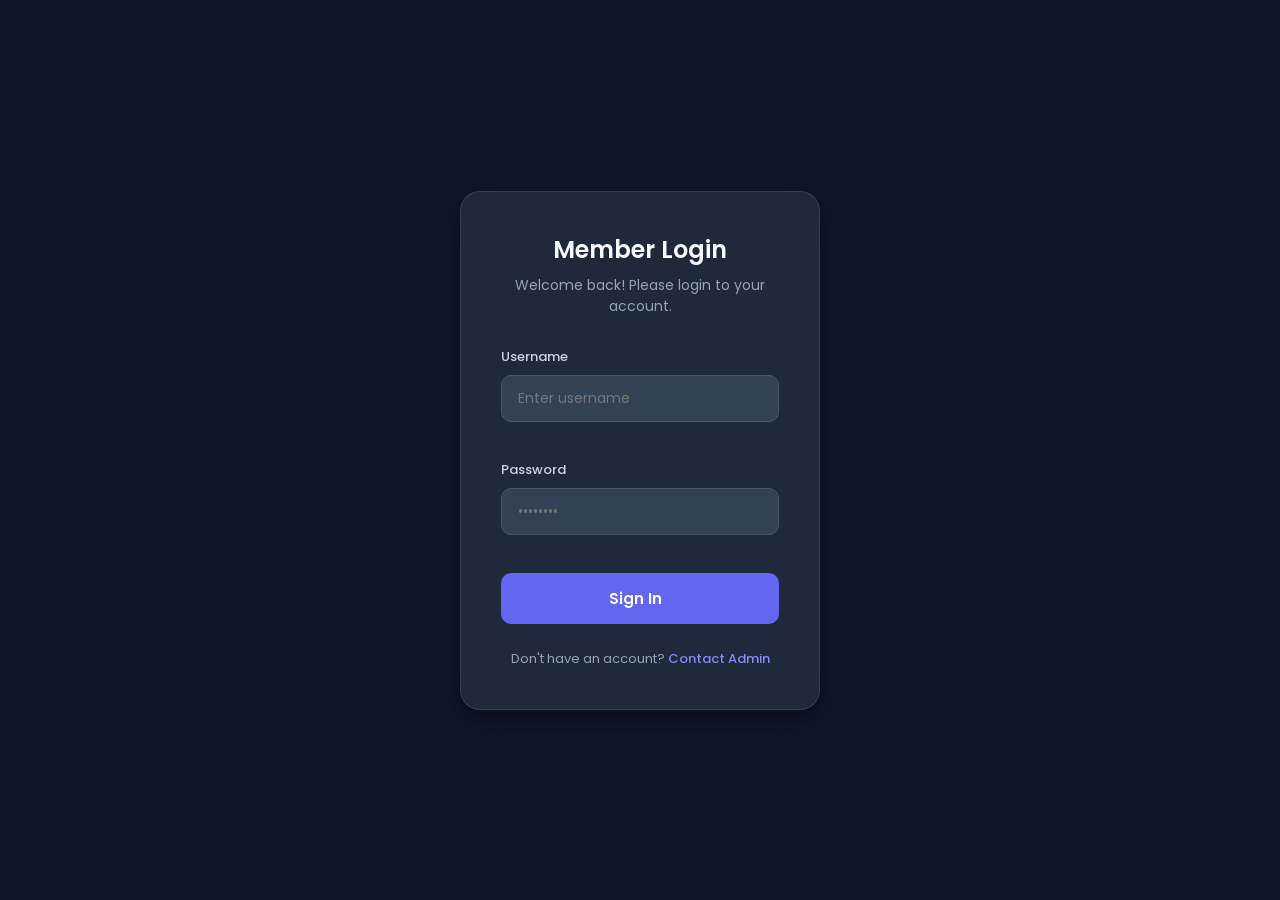
<file: task3_login_system/index.html>
<!DOCTYPE html>
<html lang="en">
<head>
    <meta charset="UTF-8">
    <meta name="viewport" content="width=device-width, initial-scale=1.0">
    <title>Secure Login | Task 3</title>
    <link rel="stylesheet" href="style.css">
    <link href="https://fonts.googleapis.com/css2?family=Poppins:wght@300;400;500;600&display=swap" rel="stylesheet">
</head>
<body>
    <div class="login-wrapper">
        <div class="login-card">
            <div class="login-header">
                <h1>Member Login</h1>
                <p>Welcome back! Please login to your account.</p>
            </div>

            <form id="loginForm">
                <div class="input-group">
                    <label for="username">Username</label>
                    <input type="text" id="username" name="username" placeholder="Enter username" required>
                    <span class="error-msg" id="userError"></span>
                </div>

                <div class="input-group">
                    <label for="password">Password</label>
                    <div class="pass-wrapper">
                        <input type="password" id="password" name="password" placeholder="••••••••" required>
                    </div>
                    <span class="error-msg" id="passError"></span>
                </div>

                <div id="apiResponse" class="response-msg"></div>

                <button type="submit" class="login-btn" id="loginBtn">
                    <span class="btn-text">Sign In</span>
                    <div class="loader"></div>
                </button>
            </form>

            <div class="login-footer">
                <p>Don't have an account? <span>Contact Admin</span></p>
            </div>
        </div>
    </div>

    <script src="script.js"></script>
</body>
</html>
</file>
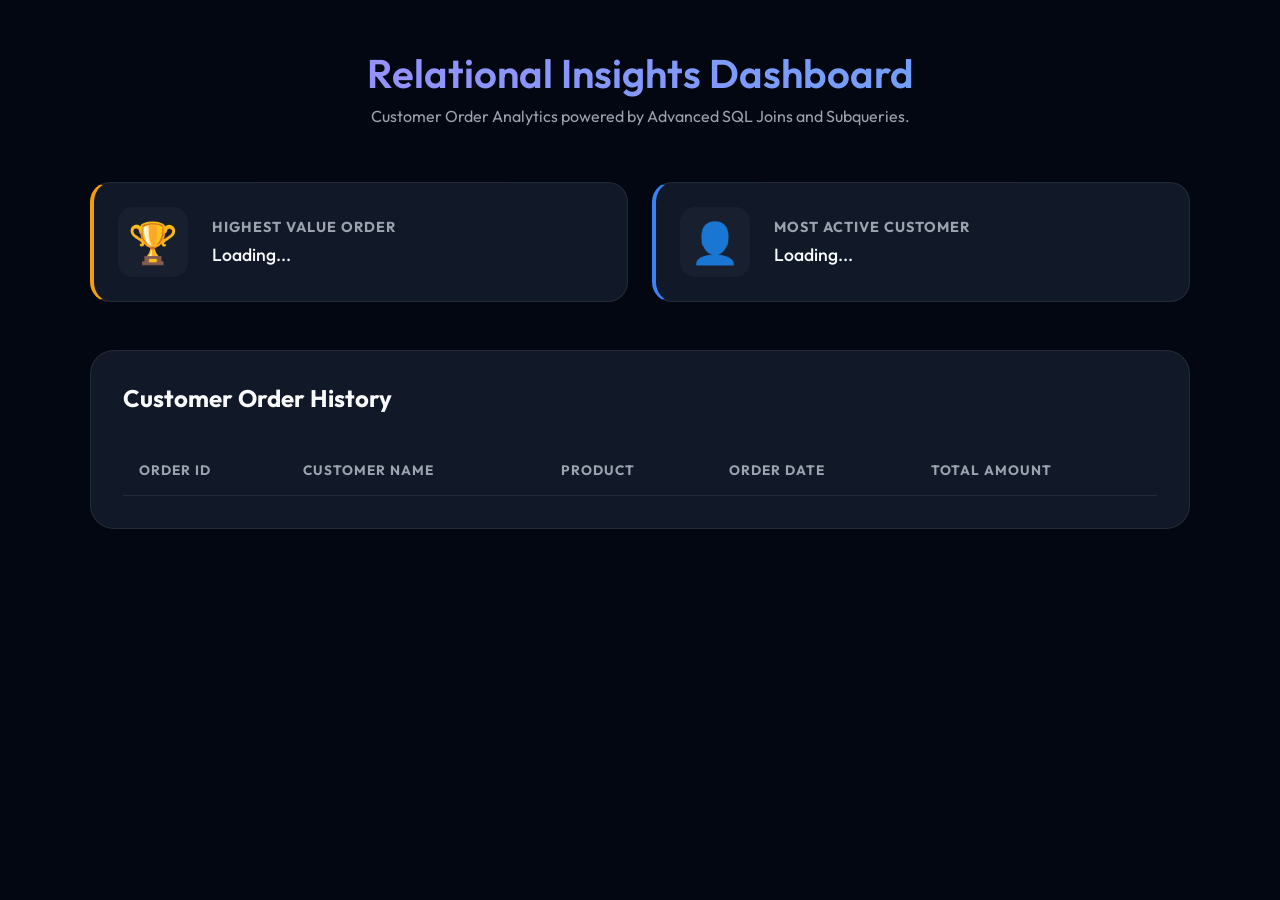
<file: task4_order_management/index.html>
<!DOCTYPE html>
<html lang="en">
<head>
    <meta charset="UTF-8">
    <meta name="viewport" content="width=device-width, initial-scale=1.0">
    <title>Order Management | Task 4</title>
    <link rel="stylesheet" href="style.css">
    <link href="https://fonts.googleapis.com/css2?family=Outfit:wght@300;400;500;600&display=swap" rel="stylesheet">
</head>
<body>
    <div class="app-container">
        <header class="app-header">
            <h1>Relational Insights Dashboard</h1>
            <p>Customer Order Analytics powered by Advanced SQL Joins and Subqueries.</p>
        </header>

        <section class="insights-grid">
            <div class="insight-card gold">
                <div class="icon">🏆</div>
                <div class="info">
                    <h3>Highest Value Order</h3>
                    <p id="topOrder">Loading...</p>
                </div>
            </div>
            <div class="insight-card blue">
                <div class="icon">👤</div>
                <div class="info">
                    <h3>Most Active Customer</h3>
                    <p id="topCustomer">Loading...</p>
                </div>
            </div>
        </section>

        <section class="history-section">
            <div class="card">
                <div class="card-header">
                    <h2>Customer Order History</h2>
                </div>
                <div class="table-container">
                    <table>
                        <thead>
                            <tr>
                                <th>Order ID</th>
                                <th>Customer Name</th>
                                <th>Product</th>
                                <th>Order Date</th>
                                <th>Total Amount</th>
                            </tr>
                        </thead>
                        <tbody id="historyTableBody">
                            <!-- Data will be loaded here -->
                        </tbody>
                    </table>
                </div>
            </div>
        </section>
    </div>

    <script src="script.js"></script>
</body>
</html>
</file>
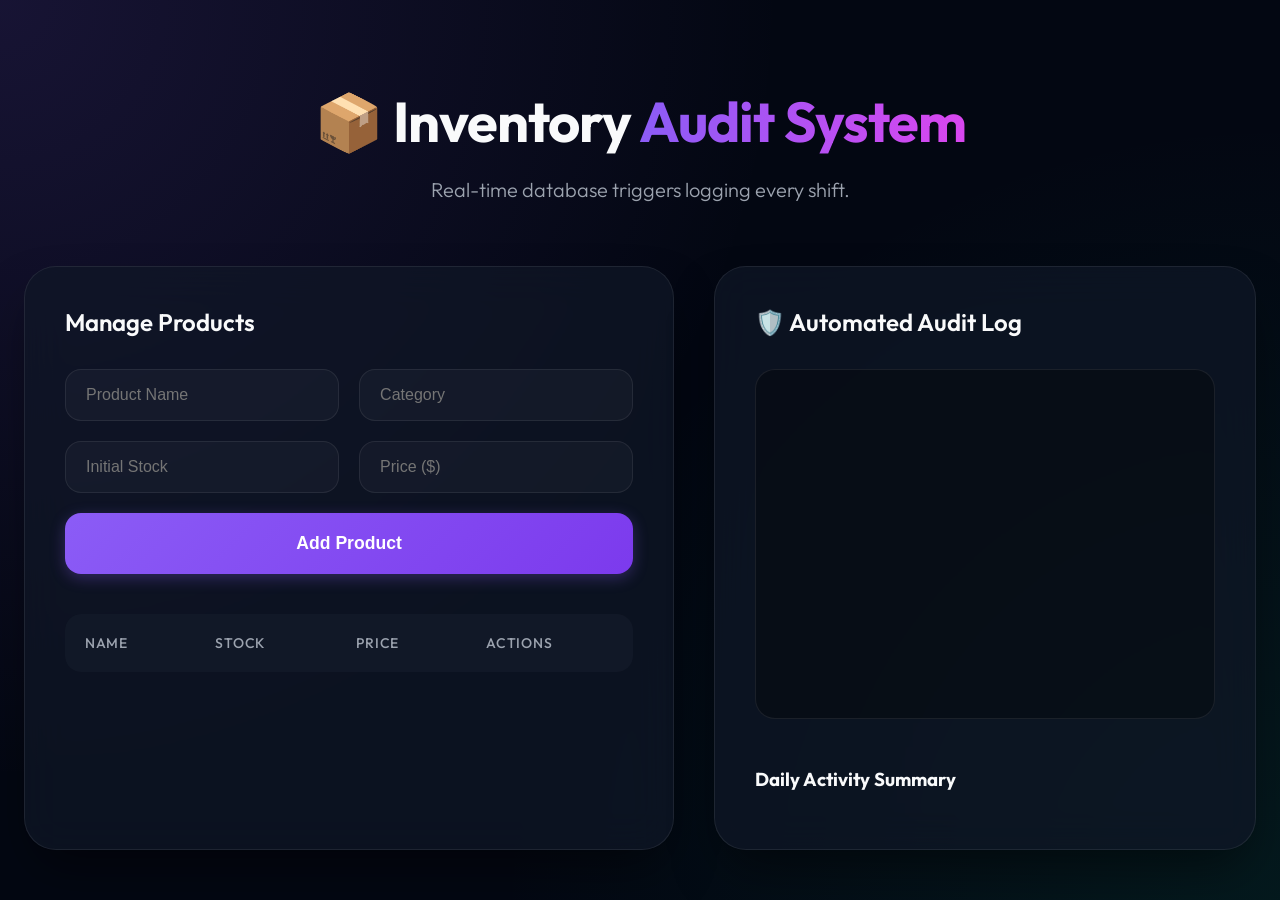
<file: task6_audit_logging/index.html>
<!DOCTYPE html>
<html lang="en">
<head>
    <meta charset="UTF-8">
    <meta name="viewport" content="width=device-width, initial-scale=1.0">
    <title>Inventory Audit - Automated Logging</title>
    <link rel="stylesheet" href="style.css">
    <link href="https://fonts.googleapis.com/css2?family=Outfit:wght@300;400;600&display=swap" rel="stylesheet">
</head>
<body>
    <div class="container">
        <header>
            <h1>📦 Inventory <span class="accent">Audit System</span></h1>
            <p>Real-time database triggers logging every shift.</p>
        </header>

        <main class="dashboard">
            <!-- Left Side: Product Management -->
            <section class="card product-section">
                <h2>Manage Products</h2>
                <form id="productForm" class="glass-form">
                    <input type="text" id="name" placeholder="Product Name" required>
                    <input type="text" id="category" placeholder="Category" required>
                    <input type="number" id="stock" placeholder="Initial Stock" required>
                    <input type="number" step="0.01" id="price" placeholder="Price ($)" required>
                    <button type="submit" class="btn-primary">Add Product</button>
                </form>

                <div class="table-container">
                    <table id="productTable">
                        <thead>
                            <tr>
                                <th>Name</th>
                                <th>Stock</th>
                                <th>Price</th>
                                <th>Actions</th>
                            </tr>
                        </thead>
                        <tbody>
                            <!-- Products will be loaded here -->
                        </tbody>
                    </table>
                </div>
            </section>

            <!-- Right Side: Audit Logs -->
            <section class="card audit-section">
                <h2>🛡️ Automated Audit Log</h2>
                <div class="log-container" id="auditLog">
                    <!-- Logs will appear here -->
                </div>
                
                <div class="report-summary">
                    <h3>Daily Activity Summary</h3>
                    <div id="reportContainer"></div>
                </div>
            </section>
        </main>
    </div>
    <script src="script.js"></script>
</body>
</html>
</file>
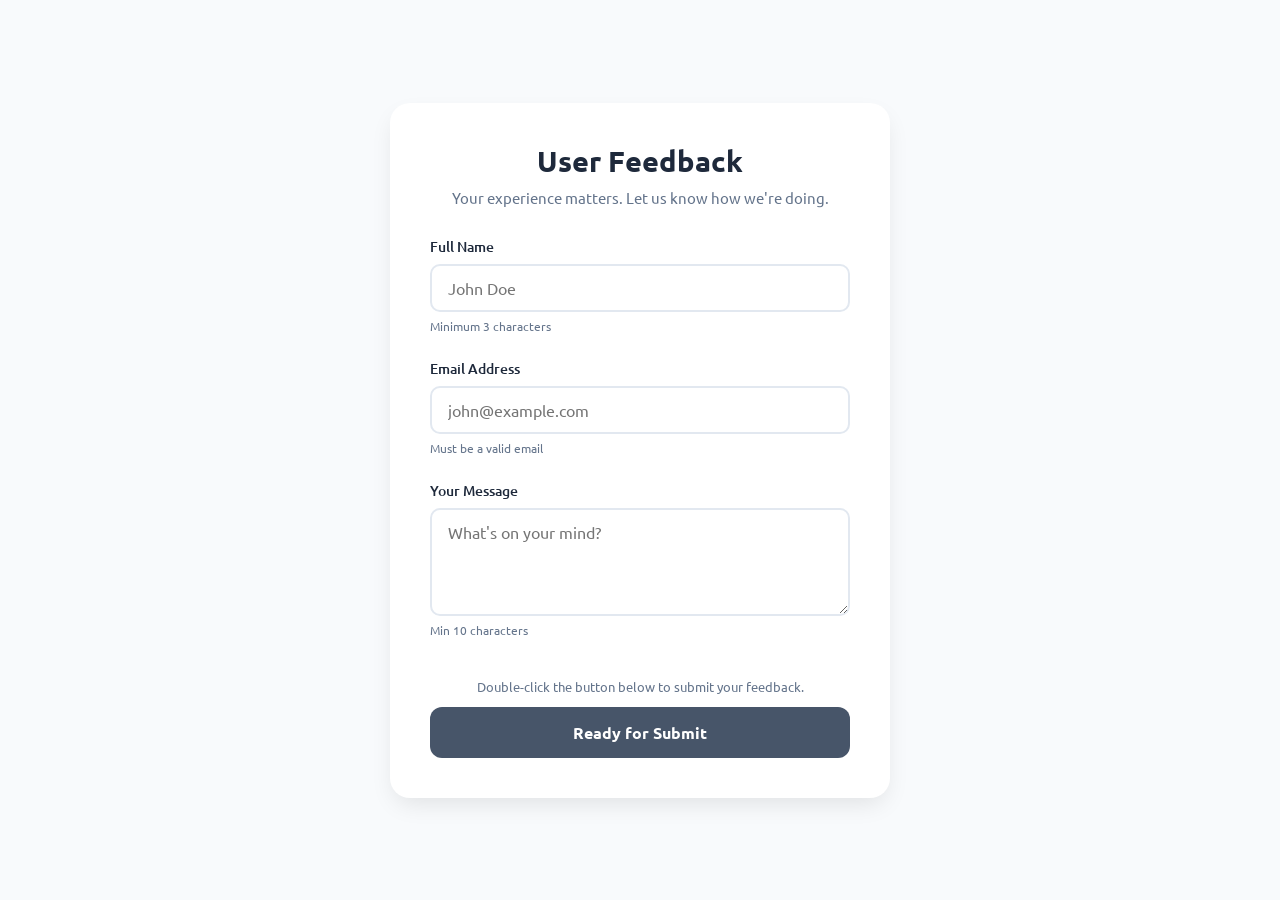
<file: OneDrive/Desktop/newxampp/htdocs/new fulstk/tasks/task7/index.html>
<!DOCTYPE html>
<html lang="en">
<head>
    <meta charset="UTF-8">
    <meta name="viewport" content="width=device-width, initial-scale=1.0">
    <title>Interactive Feedback | Task 7</title>
    <link rel="stylesheet" href="style.css">
    <link href="https://fonts.googleapis.com/css2?family=Ubuntu:wght@400;500;700&display=swap" rel="stylesheet">
</head>
<body>
    <div class="form-container">
        <header>
            <h1>User Feedback</h1>
            <p>Your experience matters. Let us know how we're doing.</p>
        </header>

        <form id="feedbackForm">
            <!-- Name Field -->
            <div class="input-wrapper" id="nameWrapper">
                <label for="name">Full Name</label>
                <div class="input-inner">
                    <input type="text" id="name" placeholder="John Doe">
                    <span class="status-icon"></span>
                </div>
                <small class="hint">Minimum 3 characters</small>
            </div>

            <!-- Email Field -->
            <div class="input-wrapper" id="emailWrapper">
                <label for="email">Email Address</label>
                <div class="input-inner">
                    <input type="email" id="email" placeholder="john@example.com">
                    <span class="status-icon"></span>
                </div>
                <small class="hint">Must be a valid email</small>
            </div>

            <!-- Message Field -->
            <div class="input-wrapper" id="messageWrapper">
                <label for="message">Your Message</label>
                <div class="input-inner">
                    <textarea id="message" rows="4" placeholder="What's on your mind?"></textarea>
                </div>
                <small class="hint">Min 10 characters</small>
            </div>

            <div class="submit-area">
                <p class="action-hint">Double-click the button below to submit your feedback.</p>
                <button type="button" id="submitBtn" class="submit-btn" disabled>
                    Ready for Submit
                </button>
            </div>
        </form>

        <div id="confirmationOverlay" class="overlay">
            <div class="modal">
                <div class="icon">✅</div>
                <h2>Feedback Received!</h2>
                <p>Thank you for your valuable response. We will review it shortly.</p>
                <button id="closeModal">Close</button>
            </div>
        </div>
    </div>

    <script src="script.js"></script>
</body>
</html>
</file>
<file: task3_login_system/style.css>
* {
    margin: 0;
    padding: 0;
    box-sizing: border-box;
    font-family: 'Poppins', sans-serif;
}

body {
    background: #0f172a;
    height: 100vh;
    display: flex;
    justify-content: center;
    align-items: center;
    overflow: hidden;
}

.login-wrapper {
    width: 100%;
    max-width: 400px;
    padding: 20px;
    perspective: 1000px;
}

.login-card {
    background: #1e293b;
    border-radius: 20px;
    padding: 40px;
    box-shadow: 0 10px 30px rgba(0, 0, 0, 0.5);
    border: 1px solid rgba(255, 255, 255, 0.1);
    animation: slideUp 0.6s cubic-bezier(0.23, 1, 0.32, 1);
}

@keyframes slideUp {
    from { opacity: 0; transform: translateY(50px); }
    to { opacity: 1; transform: translateY(0); }
}

.login-header {
    text-align: center;
    margin-bottom: 30px;
}

.login-header h1 {
    color: #f8fafc;
    font-size: 24px;
    font-weight: 600;
    margin-bottom: 8px;
}

.login-header p {
    color: #94a3b8;
    font-size: 14px;
}

.input-group {
    margin-bottom: 20px;
    position: relative;
}

.input-group label {
    display: block;
    color: #cbd5e1;
    font-size: 13px;
    margin-bottom: 8px;
    font-weight: 500;
}

.input-group input {
    width: 100%;
    padding: 12px 16px;
    background: #334155;
    border: 1px solid #475569;
    border-radius: 10px;
    color: #f8fafc;
    font-size: 14px;
    transition: all 0.3s ease;
}

.input-group input:focus {
    outline: none;
    border-color: #6366f1;
    box-shadow: 0 0 0 4px rgba(99, 102, 241, 0.1);
}

.error-msg {
    color: #ef4444;
    font-size: 11px;
    margin-top: 4px;
    display: block;
    height: 14px;
}

.login-btn {
    width: 100%;
    padding: 14px;
    background: #6366f1;
    border: none;
    border-radius: 10px;
    color: white;
    font-weight: 600;
    font-size: 15px;
    cursor: pointer;
    transition: all 0.3s ease;
    display: flex;
    justify-content: center;
    align-items: center;
    gap: 10px;
}

.login-btn:hover {
    background: #4f46e5;
    transform: translateY(-2px);
}

.login-btn:active {
    transform: translateY(0);
}

.response-msg {
    margin-top: -10px;
    margin-bottom: 15px;
    font-size: 13px;
    text-align: center;
    border-radius: 8px;
    padding: 8px;
    display: none;
}

.response-msg.error {
    display: block;
    background: rgba(239, 68, 68, 0.1);
    color: #ef4444;
}

.response-msg.success {
    display: block;
    background: rgba(16, 185, 129, 0.1);
    color: #10b981;
}

.login-footer {
    text-align: center;
    margin-top: 25px;
    font-size: 13px;
    color: #94a3b8;
}

.login-footer span {
    color: #818cf8;
    cursor: pointer;
    font-weight: 500;
}
</file>
<file: task4_order_management/style.css>
:root {
    --bg: #030712;
    --card-bg: #111827;
    --primary: #8b5cf6;
    --secondary: #3b82f6;
    --accent: #f59e0b;
    --text: #f9fafb;
    --text-muted: #9ca3af;
    --border: rgba(255, 255, 255, 0.08);
}

* {
    margin: 0;
    padding: 0;
    box-sizing: border-box;
}

body {
    font-family: 'Outfit', sans-serif;
    background-color: var(--bg);
    color: var(--text);
    padding: 3rem;
    min-height: 100vh;
}

.app-container {
    max-width: 1100px;
    margin: 0 auto;
}

.app-header {
    text-align: center;
    margin-bottom: 3.5rem;
}

.app-header h1 {
    font-size: 2.5rem;
    font-weight: 600;
    background: linear-gradient(to right, #a78bfa, #60a5fa);
    -webkit-background-clip: text;
    -webkit-text-fill-color: transparent;
    margin-bottom: 0.5rem;
}

.app-header p {
    color: var(--text-muted);
}

.insights-grid {
    display: grid;
    grid-template-columns: repeat(auto-fit, minmax(300px, 1fr));
    gap: 1.5rem;
    margin-bottom: 3rem;
}

.insight-card {
    background: var(--card-bg);
    border: 1px solid var(--border);
    border-radius: 20px;
    padding: 1.5rem;
    display: flex;
    align-items: center;
    gap: 1.5rem;
    transition: transform 0.3s ease;
}

.insight-card:hover {
    transform: translateY(-5px);
}

.insight-card .icon {
    font-size: 2.5rem;
    background: rgba(255, 255, 255, 0.03);
    width: 70px;
    height: 70px;
    display: flex;
    align-items: center;
    justify-content: center;
    border-radius: 15px;
}

.insight-card.gold { border-left: 4px solid var(--accent); }
.insight-card.blue { border-left: 4px solid var(--secondary); }

.insight-card .info h3 {
    font-size: 0.9rem;
    color: var(--text-muted);
    text-transform: uppercase;
    letter-spacing: 1px;
    margin-bottom: 0.4rem;
}

.insight-card .info p {
    font-size: 1.1rem;
    font-weight: 500;
}

.card {
    background: var(--card-bg);
    border: 1px solid var(--border);
    border-radius: 24px;
    padding: 2rem;
}

.card-header {
    margin-bottom: 2rem;
}

.table-container {
    overflow-x: auto;
}

table {
    width: 100%;
    border-collapse: collapse;
}

th {
    text-align: left;
    padding: 1rem;
    color: var(--text-muted);
    font-size: 0.85rem;
    text-transform: uppercase;
    letter-spacing: 1px;
    border-bottom: 1px solid var(--border);
}

td {
    padding: 1.25rem 1rem;
    border-bottom: 1px solid var(--border);
    font-size: 0.95rem;
}

tr:last-child td {
    border-bottom: none;
}

tr:hover td {
    background: rgba(255, 255, 255, 0.02);
}
</file>
<file: task6_audit_logging/style.css>
:root {
    --primary: #8b5cf6;
    --primary-glow: rgba(139, 92, 246, 0.4);
    --bg: #030712;
    --card-bg: rgba(17, 24, 39, 0.7);
    --text: #f9fafb;
    --text-dim: #9ca3af;
    --accent: #10b981;
    --border: rgba(255, 255, 255, 0.08);
}

* {
    box-sizing: border-box;
}

body {
    margin: 0;
    font-family: 'Outfit', -apple-system, BlinkMacSystemFont, sans-serif;
    background:
        radial-gradient(circle at 0% 0%, rgba(139, 92, 246, 0.15) 0%, transparent 50%),
        radial-gradient(circle at 100% 100%, rgba(16, 185, 129, 0.1) 0%, transparent 50%),
        #030712;
    color: var(--text);
    min-height: 100vh;
}

.container {
    max-width: 1300px;
    margin: 0 auto;
    padding: 3rem 1.5rem;
}

header {
    text-align: center;
    margin-bottom: 4rem;
}

h1 {
    font-size: 3.5rem;
    font-weight: 700;
    margin-bottom: 0.5rem;
    letter-spacing: -1px;
}

.accent {
    background: linear-gradient(to right, #8b5cf6, #d946ef);
    -webkit-background-clip: text;
    background-clip: text;
    -webkit-text-fill-color: transparent;
}

header p {
    color: var(--text-dim);
    font-size: 1.25rem;
    font-weight: 300;
}

.dashboard {
    display: grid;
    grid-template-columns: 1.2fr 1fr;
    gap: 2.5rem;
}

.card {
    background: var(--card-bg);
    backdrop-filter: blur(20px);
    border: 1px solid var(--border);
    border-radius: 2rem;
    padding: 2.5rem;
    box-shadow: 0 25px 50px -12px rgba(0, 0, 0, 0.5);
    transition: transform 0.3s ease, box-shadow 0.3s ease;
}

.card:hover {
    box-shadow: 0 30px 60px -12px rgba(139, 92, 246, 0.15);
}

h2 {
    margin-top: 0;
    font-size: 1.5rem;
    font-weight: 600;
    display: flex;
    align-items: center;
    gap: 0.75rem;
    margin-bottom: 2rem;
}

/* Forms */
.glass-form {
    display: grid;
    grid-template-columns: 1fr 1fr;
    gap: 1.25rem;
    margin-bottom: 2.5rem;
}

input {
    background: rgba(255, 255, 255, 0.03);
    border: 1px solid var(--border);
    padding: 1rem 1.25rem;
    border-radius: 1rem;
    color: white;
    font-size: 1rem;
    outline: none;
    transition: all 0.3s cubic-bezier(0.4, 0, 0.2, 1);
}

input:focus {
    border-color: var(--primary);
    background: rgba(255, 255, 255, 0.08);
    box-shadow: 0 0 0 4px var(--primary-glow);
}

.btn-primary {
    grid-column: span 2;
    background: linear-gradient(135deg, #8b5cf6 0%, #7c3aed 100%);
    color: white;
    border: none;
    padding: 1.25rem;
    border-radius: 1rem;
    font-size: 1.1rem;
    font-weight: 600;
    cursor: pointer;
    transition: all 0.3s ease;
    box-shadow: 0 4px 15px rgba(139, 92, 246, 0.3);
}

.btn-primary:hover {
    transform: translateY(-2px);
    box-shadow: 0 8px 25px rgba(139, 92, 246, 0.5);
}

/* Table */
.table-container {
    max-height: 400px;
    overflow-y: auto;
    border-radius: 1rem;
    background: rgba(0, 0, 0, 0.2);
}

table {
    width: 100%;
    border-collapse: collapse;
}

th {
    position: sticky;
    top: 0;
    background: #111827;
    text-align: left;
    color: var(--text-dim);
    font-weight: 500;
    font-size: 0.875rem;
    padding: 1.25rem;
    text-transform: uppercase;
    letter-spacing: 0.05em;
    z-index: 10;
}

td {
    padding: 1.25rem;
    border-bottom: 1px solid var(--border);
    font-size: 1rem;
}

/* Logs */
.log-container {
    height: 350px;
    overflow-y: auto;
    background: rgba(0, 0, 0, 0.3);
    border-radius: 1.25rem;
    padding: 1.5rem;
    font-family: 'JetBrains Mono', 'Fira Code', monospace;
    font-size: 0.9rem;
    border: 1px solid var(--border);
}

.log-entry {
    margin-bottom: 1.25rem;
    border-left: 4px solid var(--primary);
    padding: 1rem;
    background: rgba(255, 255, 255, 0.02);
    border-radius: 0 0.75rem 0.75rem 0;
}

.log-entry.INSERT {
    border-color: #10b981;
}

.log-entry.UPDATE {
    border-color: #f59e0b;
}

.log-time {
    color: var(--text-dim);
    font-size: 0.8rem;
    margin-bottom: 0.5rem;
    display: block;
}

.report-summary {
    margin-top: 3rem;
}

.report-item {
    background: linear-gradient(90deg, rgba(139, 92, 246, 0.1) 0%, transparent 100%);
    padding: 1.25rem;
    border-radius: 1rem;
    margin-bottom: 0.75rem;
    border: 1px solid var(--border);
    display: flex;
    justify-content: space-between;
    align-items: center;
}

@media (max-width: 1024px) {
    .dashboard {
        grid-template-columns: 1fr;
    }
}
</file>
<file: OneDrive/Desktop/newxampp/htdocs/new fulstk/tasks/task7/style.css>
:root {
    --bg: #f8fafc;
    --card: #ffffff;
    --primary: #475569;
    --accent: #3b82f6;
    --success: #10b981;
    --error: #ef4444;
    --text: #1e293b;
    --text-light: #64748b;
    --border: #e2e8f0;
}

* {
    margin: 0;
    padding: 0;
    box-sizing: border-box;
    font-family: 'Ubuntu', sans-serif;
}

body {
    background: var(--bg);
    display: flex;
    justify-content: center;
    align-items: center;
    min-height: 100vh;
    padding: 20px;
}

.form-container {
    background: var(--card);
    width: 100%;
    max-width: 500px;
    padding: 40px;
    border-radius: 20px;
    box-shadow: 0 10px 25px -5px rgba(0, 0, 0, 0.1);
}

header {
    text-align: center;
    margin-bottom: 30px;
}

header h1 {
    font-size: 1.8rem;
    color: var(--text);
    margin-bottom: 8px;
}

header p {
    color: var(--text-light);
    font-size: 0.95rem;
}

.input-wrapper {
    margin-bottom: 25px;
    transition: all 0.3s ease;
}

.input-wrapper label {
    display: block;
    font-size: 0.9rem;
    font-weight: 500;
    color: var(--text);
    margin-bottom: 8px;
}

.input-inner {
    position: relative;
    display: flex;
    align-items: center;
}

input, textarea {
    width: 100%;
    padding: 12px 16px;
    border: 2px solid var(--border);
    border-radius: 10px;
    font-size: 1rem;
    transition: all 0.3s ease;
    color: var(--text);
}

input:focus, textarea:focus {
    outline: none;
}

/* Custom Highlight on Hover */
.input-wrapper.highlight {
    transform: translateX(5px);
}

.input-wrapper.highlight input, 
.input-wrapper.highlight textarea {
    border-color: var(--accent);
    box-shadow: 0 4px 12px rgba(59, 130, 246, 0.08);
}

/* Validation States */
.valid input, .valid textarea { border-color: var(--success); }
.invalid input, .invalid textarea { border-color: var(--error); }

.status-icon {
    position: absolute;
    right: 15px;
    font-size: 1.2rem;
}

.valid .status-icon::after { content: '✓'; color: var(--success); }
.invalid .status-icon::after { content: '✕'; color: var(--error); }

.hint {
    display: block;
    font-size: 0.75rem;
    color: var(--text-light);
    margin-top: 6px;
}

.submit-area {
    margin-top: 40px;
    text-align: center;
}

.action-hint {
    font-size: 0.8rem;
    color: var(--text-light);
    margin-bottom: 12px;
}

.submit-btn {
    width: 100%;
    padding: 15px;
    background: var(--primary);
    color: white;
    border: none;
    border-radius: 12px;
    font-weight: 600;
    font-size: 1rem;
    cursor: pointer;
    transition: all 0.3s ease;
}

.submit-btn:not(:disabled) {
    background: var(--accent);
    box-shadow: 0 4px 14px rgba(59, 130, 246, 0.4);
}

.submit-btn:not(:disabled):hover {
    transform: scale(0.98);
}

/* Modal Overlay */
.overlay {
    position: fixed;
    inset: 0;
    background: rgba(0, 0, 0, 0.5);
    display: flex;
    justify-content: center;
    align-items: center;
    opacity: 0;
    pointer-events: none;
    transition: opacity 0.3s ease;
}

.overlay.visible {
    opacity: 1;
    pointer-events: auto;
}

.modal {
    background: white;
    padding: 40px;
    border-radius: 20px;
    text-align: center;
    max-width: 400px;
    transform: scale(0.9);
    transition: transform 0.3s ease;
}

.overlay.visible .modal { transform: scale(1); }

.modal .icon { font-size: 3rem; margin-bottom: 15px; }
.modal h2 { margin-bottom: 10px; }
.modal p { color: var(--text-light); border-bottom: 1px solid var(--border); padding-bottom: 20px; margin-bottom: 20px; }

.modal button {
    background: var(--text);
    color: white;
    padding: 10px 30px;
    border: none;
    border-radius: 8px;
    cursor: pointer;
}
</file>
